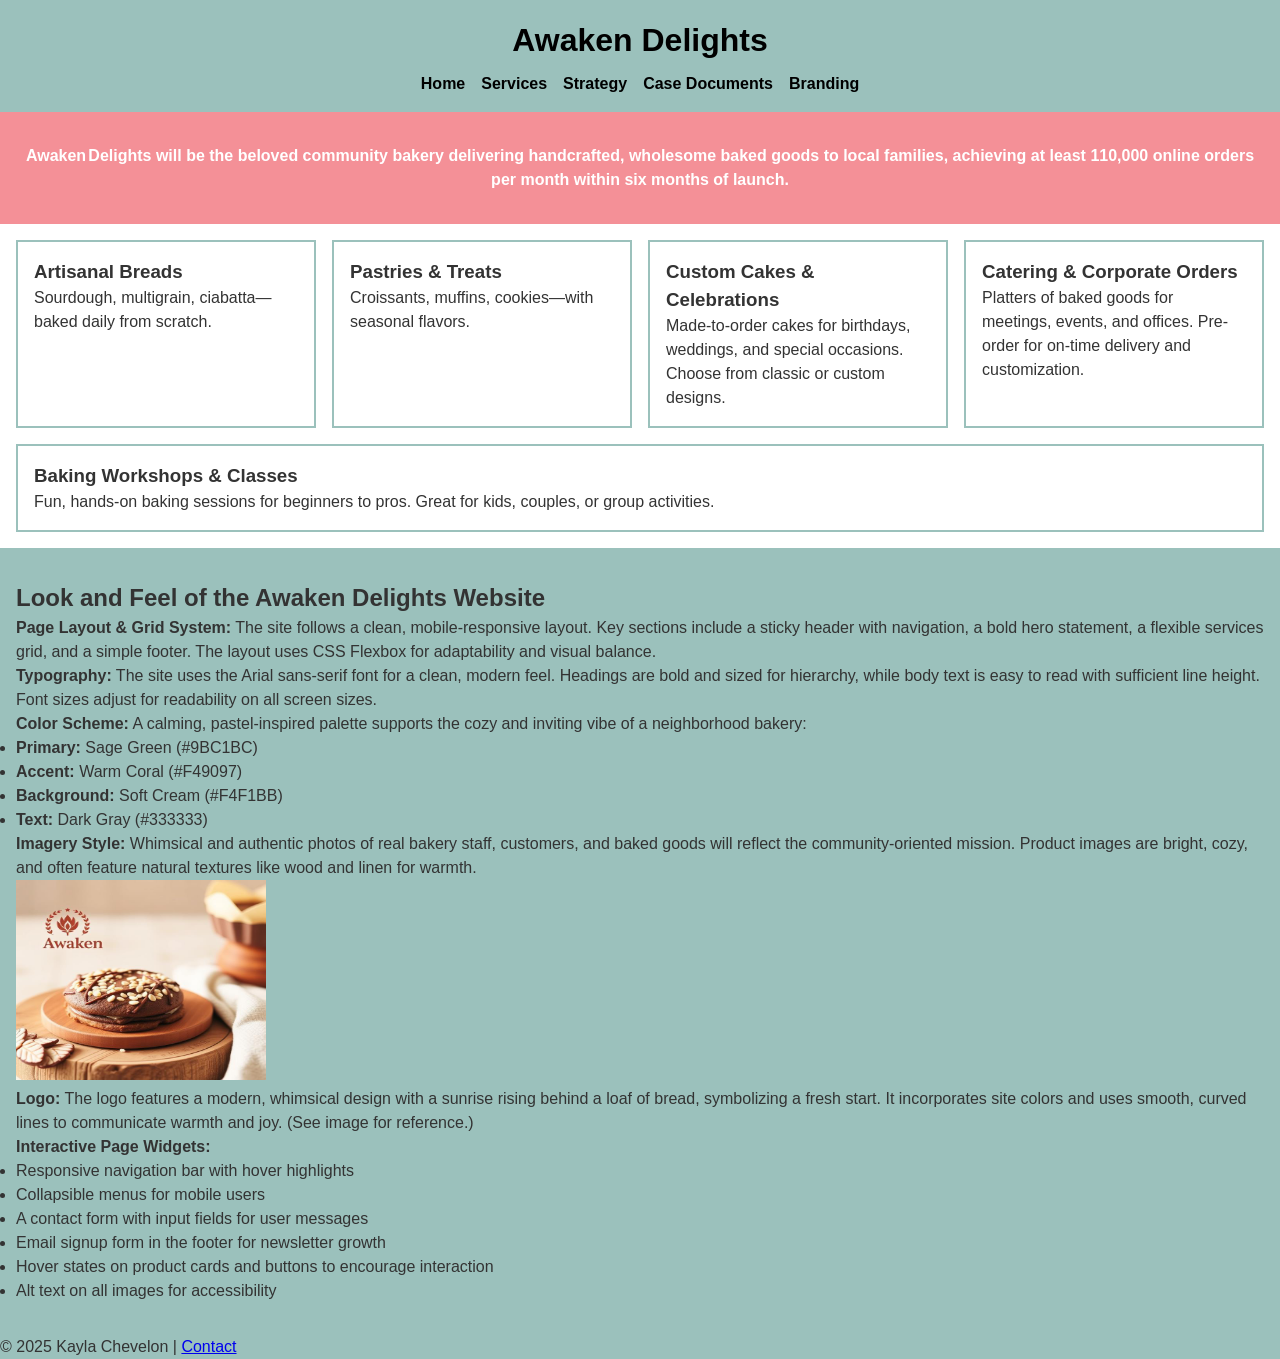
<file: index.html>
<!DOCTYPE html>
<html lang="en-US">
<head>
  <meta charset="utf-8">
  <meta name="viewport" content="width=device-width, initial-scale=1">
  <title>Awaken Delights</title>
  <link rel="stylesheet" href="/bakery2.css">
</head>
<body>

  <header class="site-header">
    <h1>Awaken Delights</h1>
    <nav>
      <ul class="nav-list">
        <li><a href="index.html">Home</a></li>
        <li><a href="/AwakenDelights.html">Services</a></li>
        <li><a href="/strategy.html">Strategy</a></li>
        <li><a href="/lab3.html">Case Documents</a></li>
        <li><a href="/branding.html">Branding</a></li>
        
      </ul>
    </nav>
  </header>

  <!-- Hero / Mission Statement -->
  <section class="hero">
    <h4>Awaken Delights will be the beloved community bakery delivering handcrafted, wholesome baked goods to local families, achieving at least 110,000 online orders per month within six months of launch.</h4>
  </section>

  <main>
    <section class="services">
      <article>
        <h3>Artisanal Breads</h3>
        <p>Sourdough, multigrain, ciabatta—baked daily from scratch.</p>
      </article>
      <article>
        <h3>Pastries & Treats</h3>
        <p>Croissants, muffins, cookies—with seasonal flavors.</p>
      </article>
      <article>
        <h3>Custom Cakes & Celebrations</h3>
        <p>Made-to-order cakes for birthdays, weddings, and special occasions. Choose from classic or custom designs.</p>
      </article>
      <article>
        <h3>Catering & Corporate Orders</h3>
        <p>Platters of baked goods for meetings, events, and offices. Pre-order for on-time delivery and customization.</p>
      </article>
      <article>
        <h3>Baking Workshops & Classes</h3>
        <p>Fun, hands-on baking sessions for beginners to pros. Great for kids, couples, or group activities.</p>
      </article>
    </section>
  </main>

  <footer class="site-footer">
    <section class="look-feel" style="padding: 2em 1em;">
      <h2>Look and Feel of the Awaken Delights Website</h2>
      <p><strong>Page Layout & Grid System:</strong> The site follows a clean, mobile-responsive layout. Key sections include a sticky header with navigation, a bold hero statement, a flexible services grid, and a simple footer. The layout uses CSS Flexbox for adaptability and visual balance.</p>

      <p><strong>Typography:</strong> The site uses the Arial sans-serif font for a clean, modern feel. Headings are bold and sized for hierarchy, while body text is easy to read with sufficient line height. Font sizes adjust for readability on all screen sizes.</p>

      <p><strong>Color Scheme:</strong> A calming, pastel-inspired palette supports the cozy and inviting vibe of a neighborhood bakery:</p>
      <ul>
        <li><strong>Primary:</strong> Sage Green (#9BC1BC)</li>
        <li><strong>Accent:</strong> Warm Coral (#F49097)</li>
        <li><strong>Background:</strong> Soft Cream (#F4F1BB)</li>
        <li><strong>Text:</strong> Dark Gray (#333333)</li>
      </ul>

      <p><strong>Imagery Style:</strong> Whimsical and authentic photos of real bakery staff, customers, and baked goods will reflect the community-oriented mission. Product images are bright, cozy, and often feature natural textures like wood and linen for warmth.</p>
      <img src="/logo/16d9d993-ee5e-47dd-a3b4-2b193a563372.jpg" alt="Bakery Logo" height="200" width="250">
      <p><strong>Logo:</strong> The logo features a modern, whimsical design with a sunrise rising behind a loaf of bread, symbolizing a fresh start. It incorporates site colors and uses smooth, curved lines to communicate warmth and joy. (See image for reference.)</p>

      <p><strong>Interactive Page Widgets:</strong> 
        <ul>
          <li>Responsive navigation bar with hover highlights</li>
          <li>Collapsible menus for mobile users</li>
          <li>A contact form with input fields for user messages</li>
          <li>Email signup form in the footer for newsletter growth</li>
          <li>Hover states on product cards and buttons to encourage interaction</li>
          <li>Alt text on all images for accessibility</li>
        </ul>
    </section>
    

    <p>&copy; 2025 Kayla Chevelon | <a href="mailto:chevk7@mail.broward.edu">Contact</a></p>
  </footer>

</body>
</html>
</file>
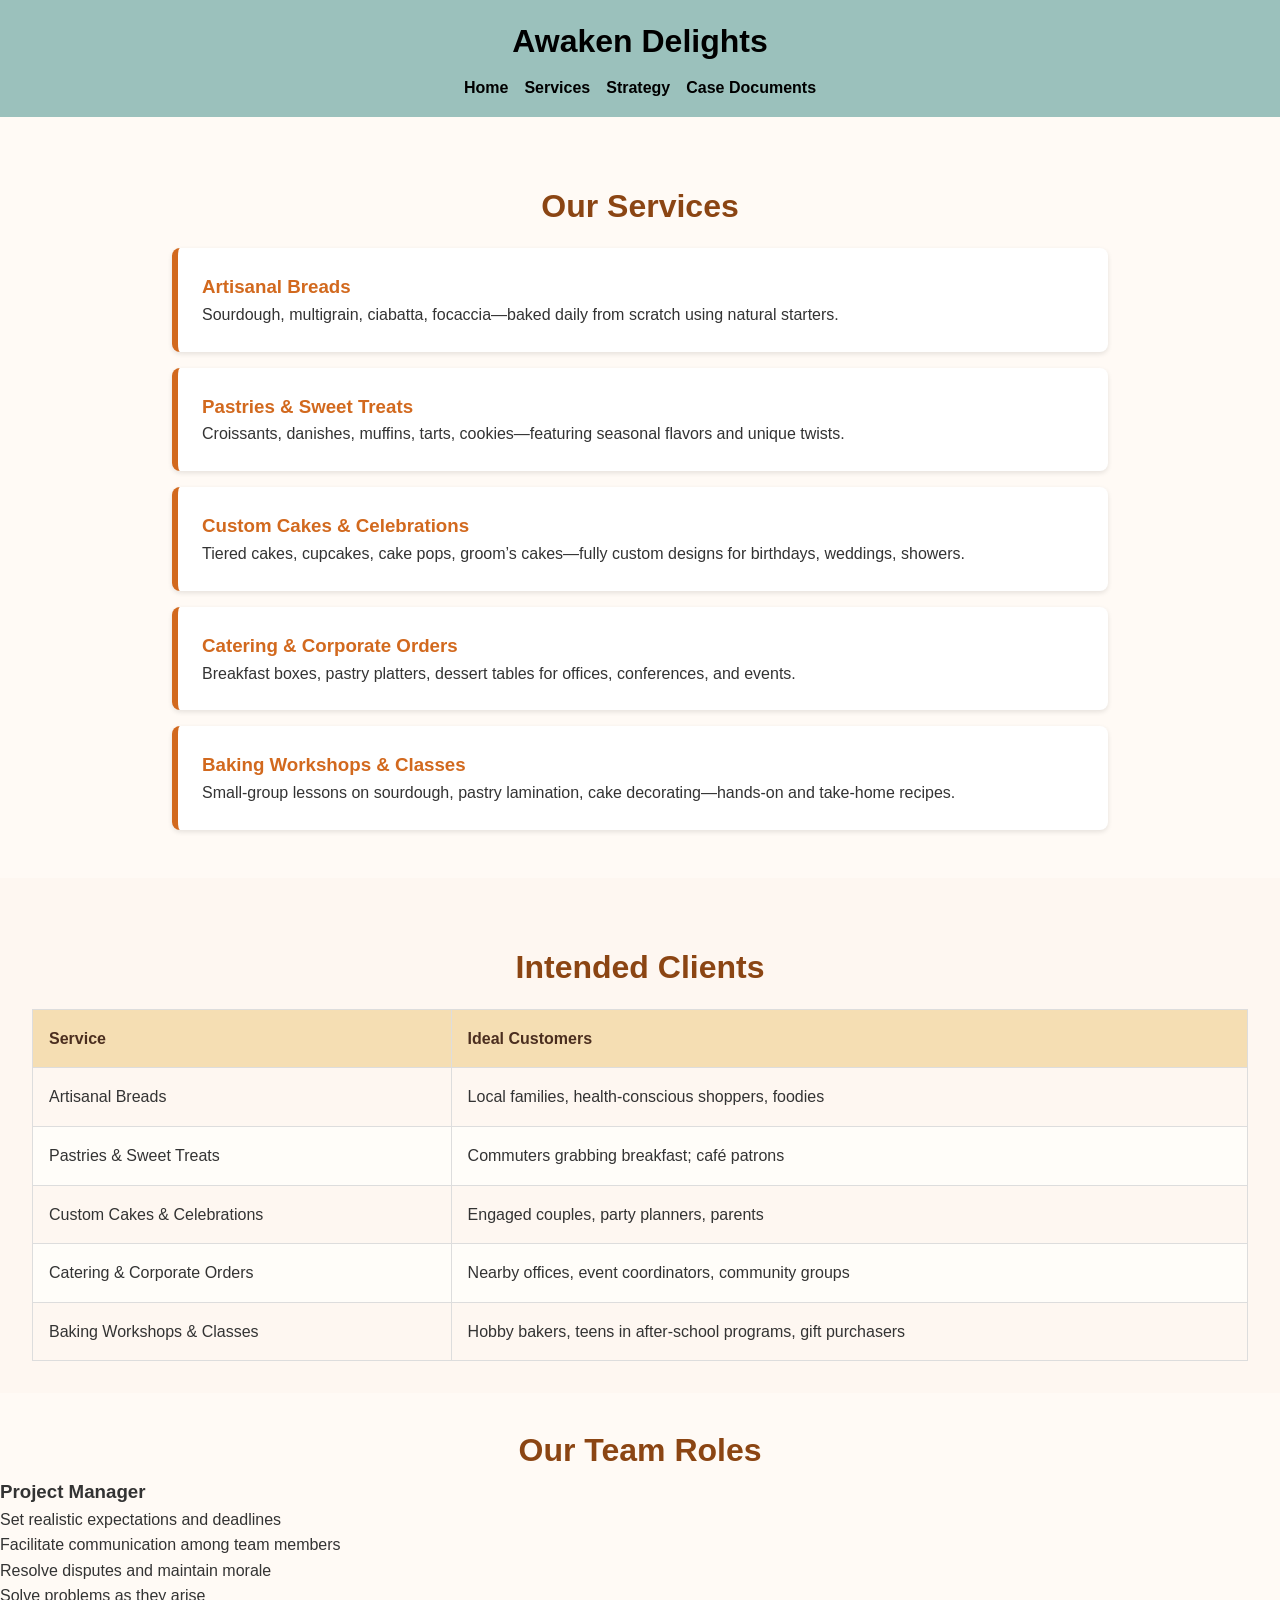
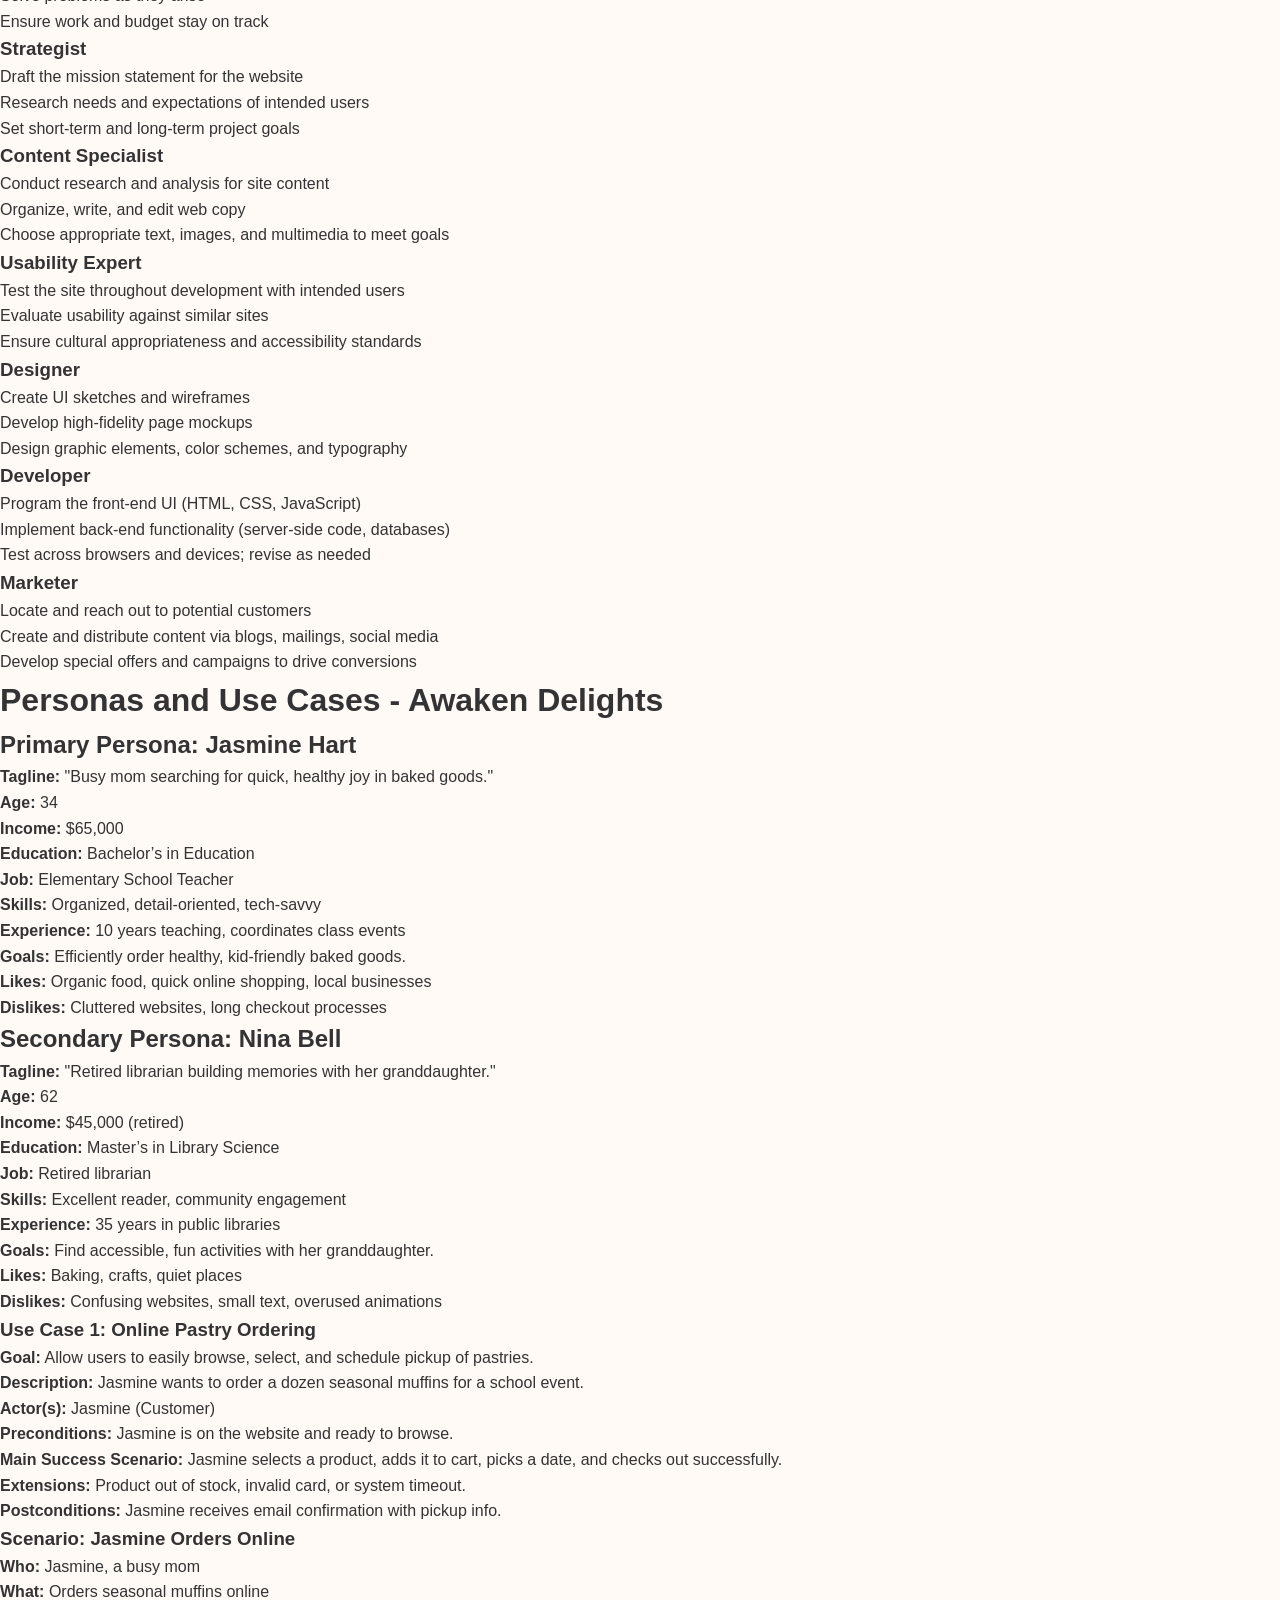
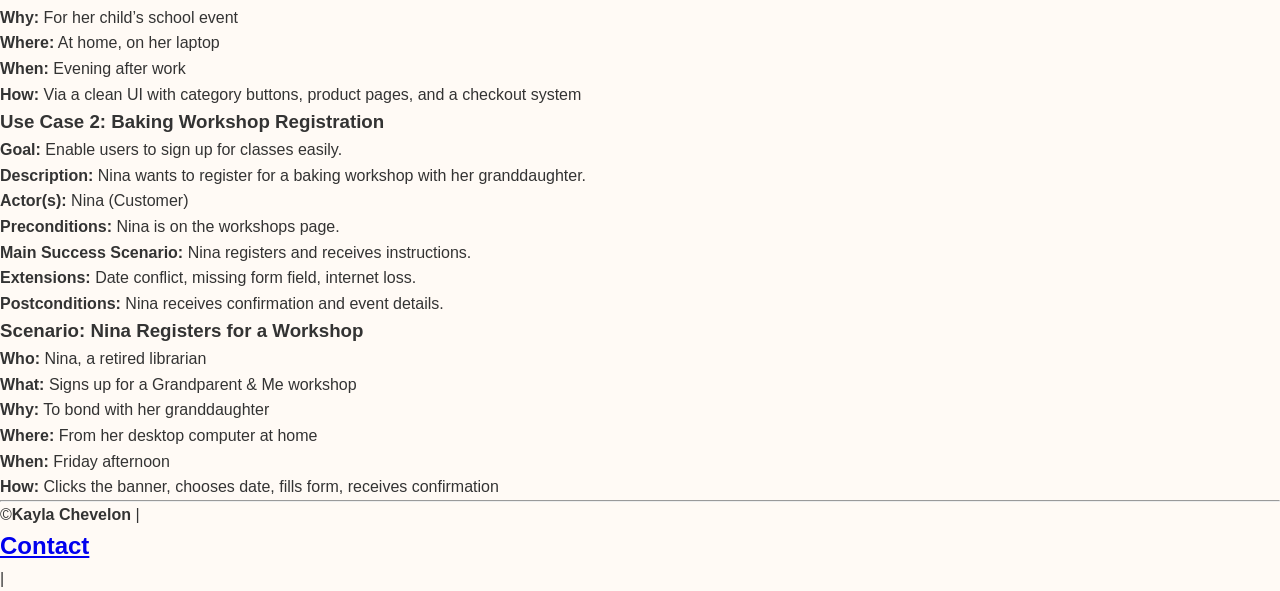
<file: AwakenDelights.html>
<!DOCTYPE html>
<html lang="en-us">
<!--[if lt IE 9]> 
    <script src="http://html5shim.googlecode.com/svn/trunk/html5.js"></script> 
<![endif]-->
<head>
    <title>Awaken Delights</title>
    <meta charset="utf-8">
    <meta name="viewport" content="width=device-width, initial-scale=1.0">
    <!--CSS Styles on page-->
    <style>
    </style>
    <link rel="stylesheet" href="/bakery2.css">
    <link rel="stylesheet" href="/bakery.css">
</head>
<body>

  <header class="site-header">
    <h1>Awaken Delights</h1>
    <nav>
      <ul class="nav-list">
        <li><a href="index.html">Home</a></li>
        <li><a href="/AwakenDelights.html">Services</a></li>
        <li><a href="/strategy.html">Strategy</a></li>
        <li><a href="/lab3.html">Case Documents</a></li>
      </ul>
    </nav>
  </header>
    <main>
        <section id="services">
            <h2>Our Services</h2>
          
            <article>
              <h3>Artisanal Breads</h3>
              <p>Sourdough, multigrain, ciabatta, focaccia—baked daily from scratch using natural starters.</p>
            </article>
          
            <article>
              <h3>Pastries & Sweet Treats</h3>
              <p>Croissants, danishes, muffins, tarts, cookies—featuring seasonal flavors and unique twists.</p>
            </article>
          
            <article>
              <h3>Custom Cakes & Celebrations</h3>
              <p>Tiered cakes, cupcakes, cake pops, groom’s cakes—fully custom designs for birthdays, weddings, showers.</p>
            </article>
          
            <article>
              <h3>Catering & Corporate Orders</h3>
              <p>Breakfast boxes, pastry platters, dessert tables for offices, conferences, and events.</p>
            </article>
          
            <article>
              <h3>Baking Workshops & Classes</h3>
              <p>Small-group lessons on sourdough, pastry lamination, cake decorating—hands-on and take-home recipes.</p>
            </article>
          </section>
          
          <section id="clients">
            <h2>Intended Clients</h2>
            <table>
              <thead>
                <tr>
                  <th>Service</th>
                  <th>Ideal Customers</th>
                </tr>
              </thead>
              <tbody>
                <tr>
                  <td>Artisanal Breads</td>
                  <td>Local families, health-conscious shoppers, foodies</td>
                </tr>
                <tr>
                  <td>Pastries & Sweet Treats</td>
                  <td>Commuters grabbing breakfast; café patrons</td>
                </tr>
                <tr>
                  <td>Custom Cakes & Celebrations</td>
                  <td>Engaged couples, party planners, parents</td>
                </tr>
                <tr>
                  <td>Catering & Corporate Orders</td>
                  <td>Nearby offices, event coordinators, community groups</td>
                </tr>
                <tr>
                  <td>Baking Workshops & Classes</td>
                  <td>Hobby bakers, teens in after-school programs, gift purchasers</td>
                </tr>
              </tbody>
            </table>
          </section>
          <section id="team-roles">
            <h2>Our Team Roles</h2>

            <article>
                <h3>Project Manager</h3>
                <ul>
                    <li>Set realistic expectations and deadlines</li>
                    <li>Facilitate communication among team members</li>
                    <li>Resolve disputes and maintain morale</li>
                    <li>Solve problems as they arise</li>
                    <li>Ensure work and budget stay on track</li>
                </ul>
            </article>

            <article>
                <h3>Strategist</h3>
                <ul>
                    <li>Draft the mission statement for the website</li>
                    <li>Research needs and expectations of intended users</li>
                    <li>Set short-term and long-term project goals</li>
                </ul>
            </article>

            <article>
                <h3>Content Specialist</h3>
                <ul>
                    <li>Conduct research and analysis for site content</li>
                    <li>Organize, write, and edit web copy</li>
                    <li>Choose appropriate text, images, and multimedia to meet goals</li>
                </ul>
            </article>

            <article>
                <h3>Usability Expert</h3>
                <ul>
                    <li>Test the site throughout development with intended users</li>
                    <li>Evaluate usability against similar sites</li>
                    <li>Ensure cultural appropriateness and accessibility standards</li>
                </ul>
            </article>

            <article>
                <h3>Designer</h3>
                <ul>
                    <li>Create UI sketches and wireframes</li>
                    <li>Develop high-fidelity page mockups</li>
                    <li>Design graphic elements, color schemes, and typography</li>
                </ul>
            </article>

            <article>
                <h3>Developer</h3>
                <ul>
                    <li>Program the front-end UI (HTML, CSS, JavaScript)</li>
                    <li>Implement back-end functionality (server-side code, databases)</li>
                    <li>Test across browsers and devices; revise as needed</li>
                </ul>
            </article>

            <article>
                <h3>Marketer</h3>
                <ul>
                    <li>Locate and reach out to potential customers</li>
                    <li>Create and distribute content via blogs, mailings, social media</li>
                    <li>Develop special offers and campaigns to drive conversions</li>
                </ul>
            </article>
            </section>
            <div class="container">
    <h1>Personas and Use Cases - Awaken Delights</h1>

    <div class="persona">
      <div class="persona-header">
        <div>
          <h2>Primary Persona: Jasmine Hart</h2>
          <p><strong>Tagline:</strong> "Busy mom searching for quick, healthy joy in baked goods."
        </div>
      </div>
      <p><strong>Age:</strong> 34<br>
         <strong>Income:</strong> $65,000<br>
         <strong>Education:</strong> Bachelor’s in Education</p>
      <p><strong>Job:</strong> Elementary School Teacher<br>
         <strong>Skills:</strong> Organized, detail-oriented, tech-savvy<br>
         <strong>Experience:</strong> 10 years teaching, coordinates class events</p>
      <p><strong>Goals:</strong> Efficiently order healthy, kid-friendly baked goods.<br>
         <strong>Likes:</strong> Organic food, quick online shopping, local businesses<br>
         <strong>Dislikes:</strong> Cluttered websites, long checkout processes</p>
    </div>

    <div class="persona">
      <div class="persona-header">
        <div>
          <h2>Secondary Persona: Nina Bell</h2>
          <p><strong>Tagline:</strong> "Retired librarian building memories with her granddaughter."
        </div>
      </div>
      <p><strong>Age:</strong> 62<br>
         <strong>Income:</strong> $45,000 (retired)<br>
         <strong>Education:</strong> Master’s in Library Science</p>
      <p><strong>Job:</strong> Retired librarian<br>
         <strong>Skills:</strong> Excellent reader, community engagement<br>
         <strong>Experience:</strong> 35 years in public libraries</p>
      <p><strong>Goals:</strong> Find accessible, fun activities with her granddaughter.<br>
         <strong>Likes:</strong> Baking, crafts, quiet places<br>
         <strong>Dislikes:</strong> Confusing websites, small text, overused animations</p>
    </div>

    <div class="use-case">
      <h3>Use Case 1: Online Pastry Ordering</h3>
      <p><strong>Goal:</strong> Allow users to easily browse, select, and schedule pickup of pastries.</p>
      <p><strong>Description:</strong> Jasmine wants to order a dozen seasonal muffins for a school event.</p>
      <p><strong>Actor(s):</strong> Jasmine (Customer)</p>
      <p><strong>Preconditions:</strong> Jasmine is on the website and ready to browse.</p>
      <p><strong>Main Success Scenario:</strong> Jasmine selects a product, adds it to cart, picks a date, and checks out successfully.</p>
      <p><strong>Extensions:</strong> Product out of stock, invalid card, or system timeout.</p>
      <p><strong>Postconditions:</strong> Jasmine receives email confirmation with pickup info.</p>
    </div>

    <div class="scenario">
      <h3>Scenario: Jasmine Orders Online</h3>
      <p><strong>Who:</strong> Jasmine, a busy mom</p>
      <p><strong>What:</strong> Orders seasonal muffins online</p>
      <p><strong>Why:</strong> For her child’s school event</p>
      <p><strong>Where:</strong> At home, on her laptop</p>
      <p><strong>When:</strong> Evening after work</p>
      <p><strong>How:</strong> Via a clean UI with category buttons, product pages, and a checkout system</p>
    </div>

    <div class="use-case">
      <h3>Use Case 2: Baking Workshop Registration</h3>
      <p><strong>Goal:</strong> Enable users to sign up for classes easily.</p>
      <p><strong>Description:</strong> Nina wants to register for a baking workshop with her granddaughter.</p>
      <p><strong>Actor(s):</strong> Nina (Customer)</p>
      <p><strong>Preconditions:</strong> Nina is on the workshops page.</p>
      <p><strong>Main Success Scenario:</strong> Nina registers and receives instructions.</p>
      <p><strong>Extensions:</strong> Date conflict, missing form field, internet loss.</p>
      <p><strong>Postconditions:</strong> Nina receives confirmation and event details.</p>
    </div>

    <div class="scenario">
      <h3>Scenario: Nina Registers for a Workshop</h3>
      <p><strong>Who:</strong> Nina, a retired librarian</p>
      <p><strong>What:</strong> Signs up for a Grandparent & Me workshop</p>
      <p><strong>Why:</strong> To bond with her granddaughter</p>
      <p><strong>Where:</strong> From her desktop computer at home</p>
      <p><strong>When:</strong> Friday afternoon</p>
      <p><strong>How:</strong> Clicks the banner, chooses date, fills form, receives confirmation</p>
    </div>
  </div>
    </main>
<footer>
        <hr>
        <!--Contact Information-->
        &copy;<strong>Kayla Chevelon</strong> | 
        <a href="mailto:chevk7@mail.broward.edu"><h2>Contact</h2></a> | 
</footer>
</html>
</file>
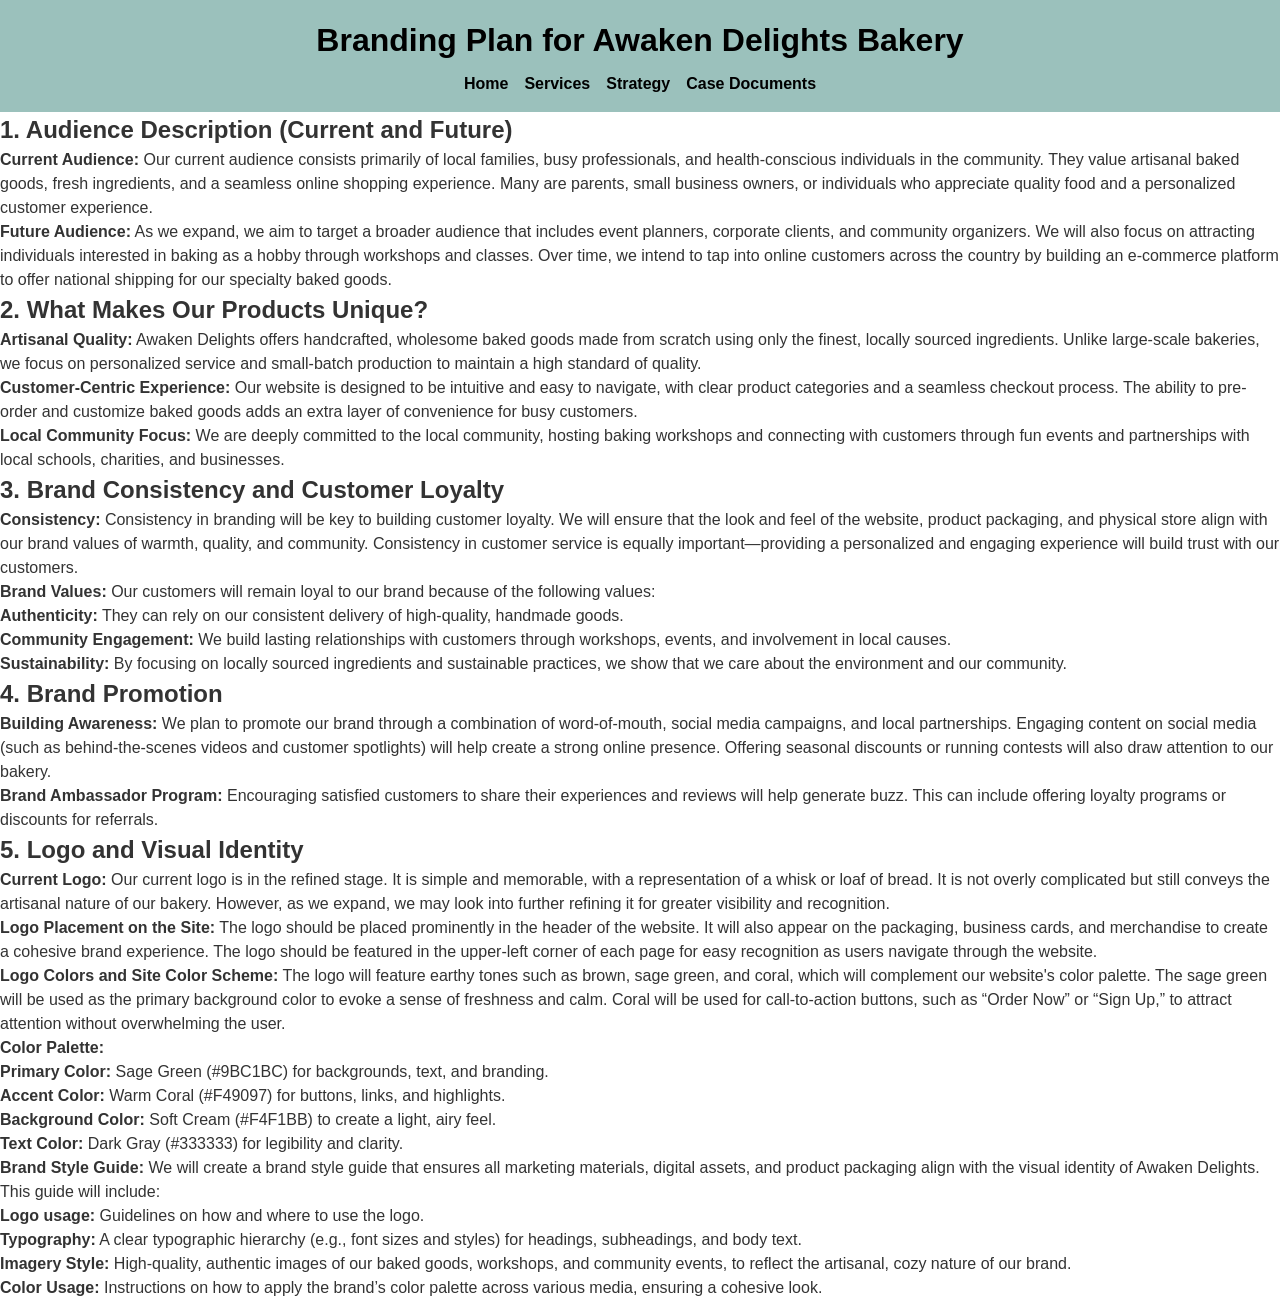
<file: branding.html>
<!DOCTYPE html>
<html lang="en">
<head>
    <meta charset="UTF-8">
    <meta name="viewport" content="width=device-width, initial-scale=1.0">
    <title>Awaken Delights - Branding Plan</title>
    <link rel="stylesheet" href="/bakery2.css">
</head>

  <header class="site-header">
    <h1>Branding Plan for Awaken Delights Bakery</h1>
    <nav>
      <ul class="nav-list">
        <li><a href="/index.html">Home</a></li>
        <li><a href="/AwakenDelights.html">Services</a></li>
        <li><a href="/strategy.html">Strategy</a></li>
        <li><a href="/lab3.html">Case Documents</a></li>
      </ul>
    </nav>
  </header>
    <section>
        <h2>1. Audience Description (Current and Future)</h2>
        <p><strong>Current Audience:</strong> Our current audience consists primarily of local families, busy professionals, and health-conscious individuals in the community. They value artisanal baked goods, fresh ingredients, and a seamless online shopping experience. Many are parents, small business owners, or individuals who appreciate quality food and a personalized customer experience.</p>
        <p><strong>Future Audience:</strong> As we expand, we aim to target a broader audience that includes event planners, corporate clients, and community organizers. We will also focus on attracting individuals interested in baking as a hobby through workshops and classes. Over time, we intend to tap into online customers across the country by building an e-commerce platform to offer national shipping for our specialty baked goods.</p>
    </section>

    <section>
        <h2>2. What Makes Our Products Unique?</h2>
        <p><strong>Artisanal Quality:</strong> Awaken Delights offers handcrafted, wholesome baked goods made from scratch using only the finest, locally sourced ingredients. Unlike large-scale bakeries, we focus on personalized service and small-batch production to maintain a high standard of quality.</p>
        <p><strong>Customer-Centric Experience:</strong> Our website is designed to be intuitive and easy to navigate, with clear product categories and a seamless checkout process. The ability to pre-order and customize baked goods adds an extra layer of convenience for busy customers.</p>
        <p><strong>Local Community Focus:</strong> We are deeply committed to the local community, hosting baking workshops and connecting with customers through fun events and partnerships with local schools, charities, and businesses.</p>
    </section>

    <section>
        <h2>3. Brand Consistency and Customer Loyalty</h2>
        <p><strong>Consistency:</strong> Consistency in branding will be key to building customer loyalty. We will ensure that the look and feel of the website, product packaging, and physical store align with our brand values of warmth, quality, and community. Consistency in customer service is equally important—providing a personalized and engaging experience will build trust with our customers.</p>
        <p><strong>Brand Values:</strong> Our customers will remain loyal to our brand because of the following values:</p>
        <ul>
            <li><strong>Authenticity:</strong> They can rely on our consistent delivery of high-quality, handmade goods.</li>
            <li><strong>Community Engagement:</strong> We build lasting relationships with customers through workshops, events, and involvement in local causes.</li>
            <li><strong>Sustainability:</strong> By focusing on locally sourced ingredients and sustainable practices, we show that we care about the environment and our community.</li>
        </ul>
    </section>

    <section>
        <h2>4. Brand Promotion</h2>
        <p><strong>Building Awareness:</strong> We plan to promote our brand through a combination of word-of-mouth, social media campaigns, and local partnerships. Engaging content on social media (such as behind-the-scenes videos and customer spotlights) will help create a strong online presence. Offering seasonal discounts or running contests will also draw attention to our bakery.</p>
        <p><strong>Brand Ambassador Program:</strong> Encouraging satisfied customers to share their experiences and reviews will help generate buzz. This can include offering loyalty programs or discounts for referrals.</p>
    </section>

    <section>
        <h2>5. Logo and Visual Identity</h2>
        <p><strong>Current Logo:</strong> Our current logo is in the refined stage. It is simple and memorable, with a representation of a whisk or loaf of bread. It is not overly complicated but still conveys the artisanal nature of our bakery. However, as we expand, we may look into further refining it for greater visibility and recognition.</p>
        <p><strong>Logo Placement on the Site:</strong> The logo should be placed prominently in the header of the website. It will also appear on the packaging, business cards, and merchandise to create a cohesive brand experience. The logo should be featured in the upper-left corner of each page for easy recognition as users navigate through the website.</p>
        <p><strong>Logo Colors and Site Color Scheme:</strong> The logo will feature earthy tones such as brown, sage green, and coral, which will complement our website's color palette. The sage green will be used as the primary background color to evoke a sense of freshness and calm. Coral will be used for call-to-action buttons, such as “Order Now” or “Sign Up,” to attract attention without overwhelming the user.</p>
        <p><strong>Color Palette:</strong></p>
        <ul>
            <li><strong>Primary Color:</strong> Sage Green (#9BC1BC) for backgrounds, text, and branding.</li>
            <li><strong>Accent Color:</strong> Warm Coral (#F49097) for buttons, links, and highlights.</li>
            <li><strong>Background Color:</strong> Soft Cream (#F4F1BB) to create a light, airy feel.</li>
            <li><strong>Text Color:</strong> Dark Gray (#333333) for legibility and clarity.</li>
        </ul>

        <p><strong>Brand Style Guide:</strong> We will create a brand style guide that ensures all marketing materials, digital assets, and product packaging align with the visual identity of Awaken Delights. This guide will include:</p>
        <ul>
            <li><strong>Logo usage:</strong> Guidelines on how and where to use the logo.</li>
            <li><strong>Typography:</strong> A clear typographic hierarchy (e.g., font sizes and styles) for headings, subheadings, and body text.</li>
            <li><strong>Imagery Style:</strong> High-quality, authentic images of our baked goods, workshops, and community events, to reflect the artisanal, cozy nature of our brand.</li>
            <li><strong>Color Usage:</strong> Instructions on how to apply the brand’s color palette across various media, ensuring a cohesive look.</li>
        </ul>
    </section>
</body>
</html>
</file>
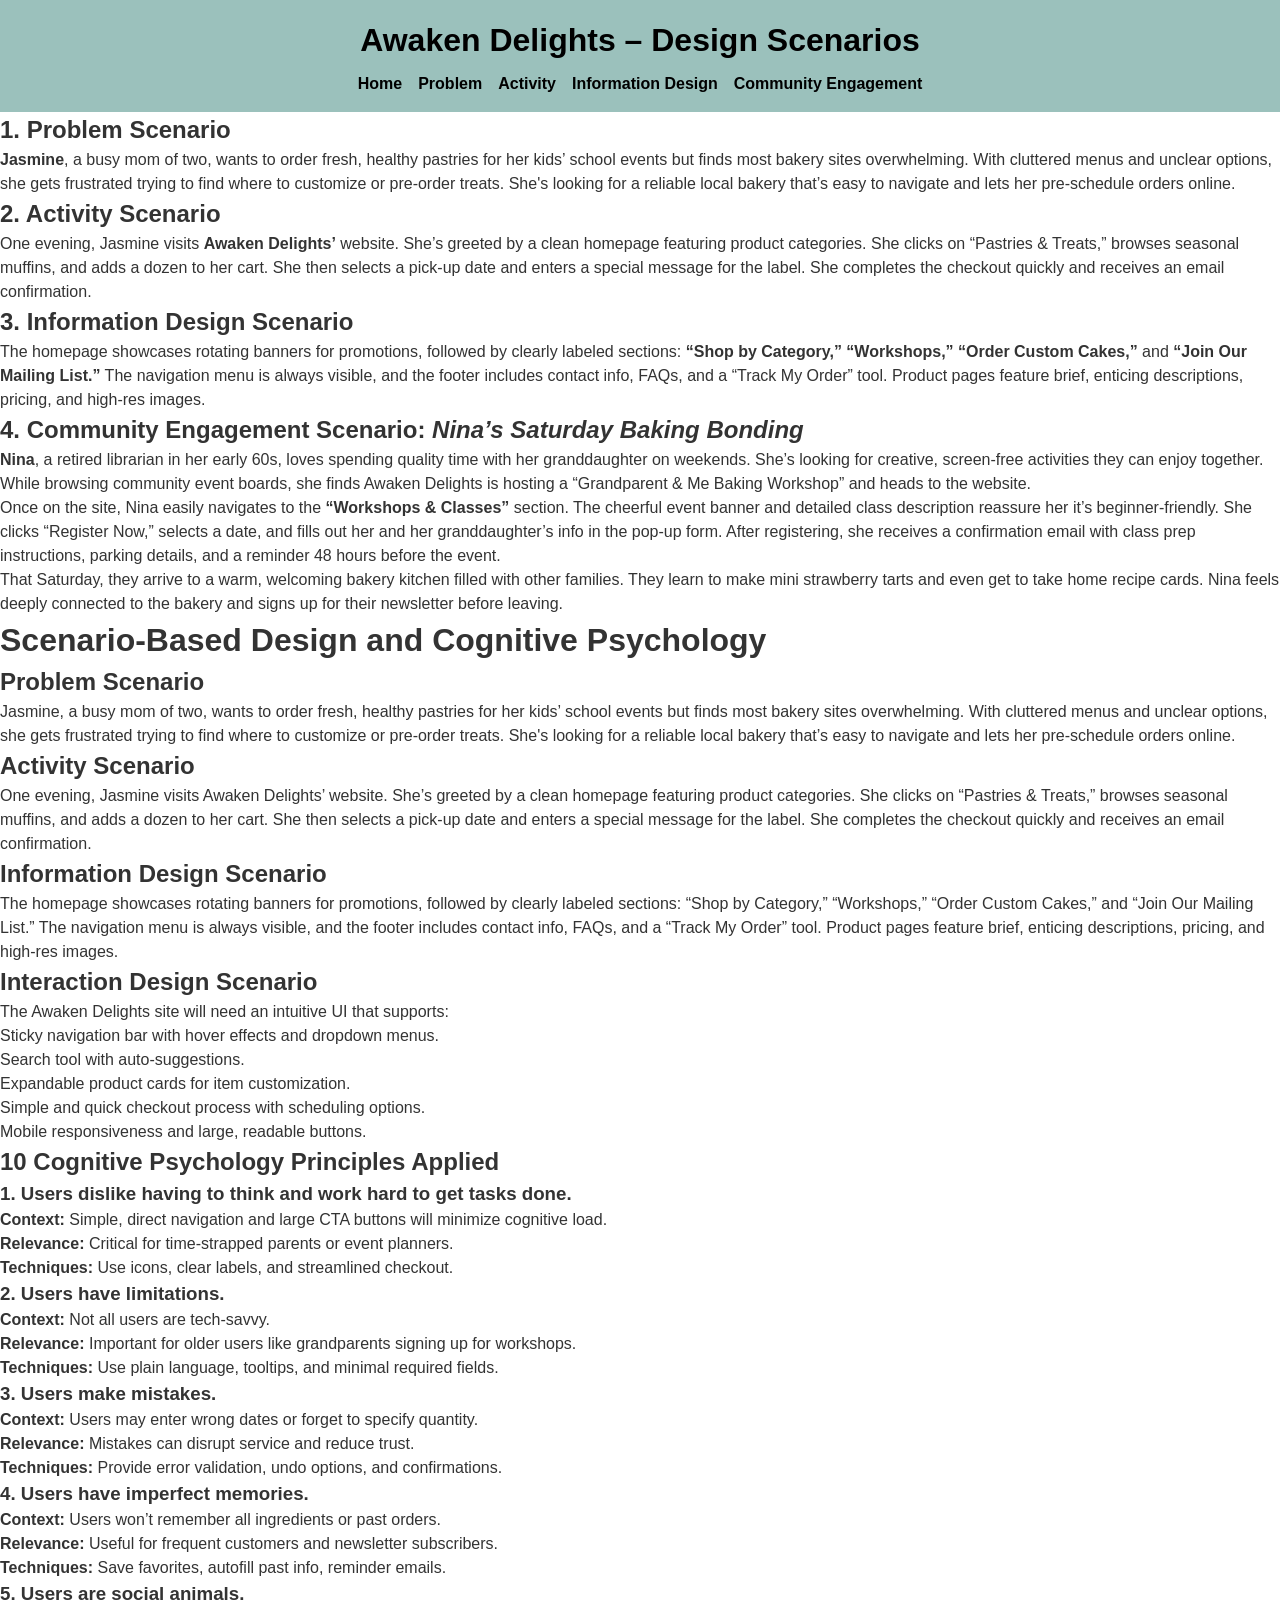
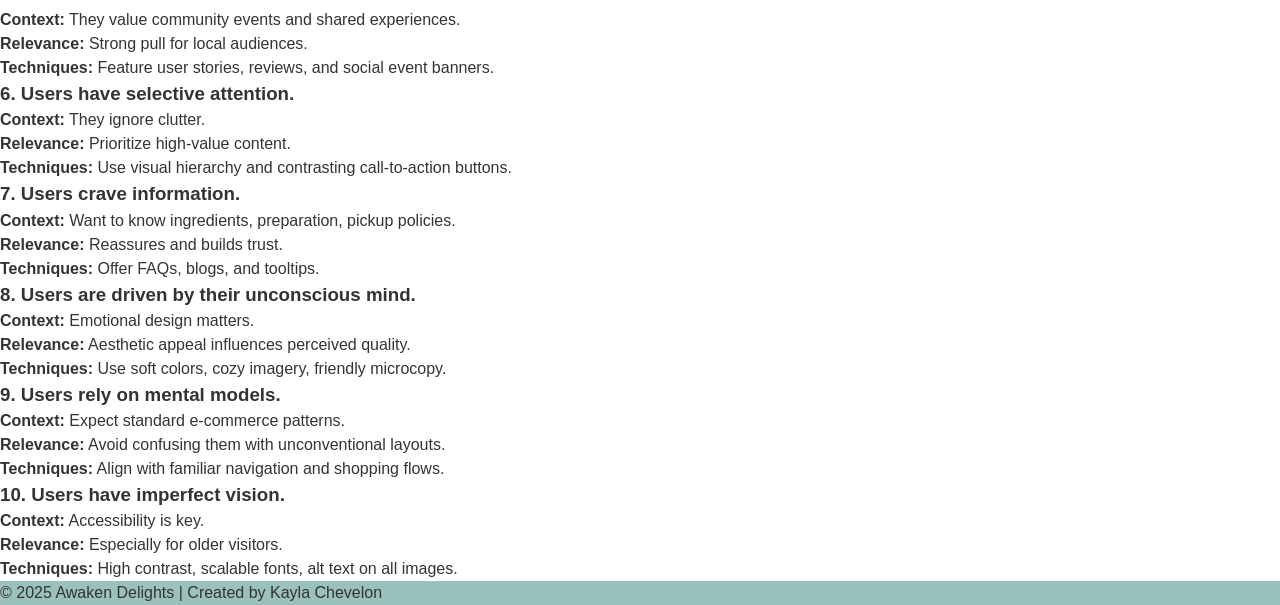
<file: lab3.html>
<!DOCTYPE html>
<html lang="en-US">
<head>
  <meta charset="UTF-8" />
  <meta name="viewport" content="width=device-width, initial-scale=1" />
  <title>Awaken Delights – Scenarios</title>
  <link rel="stylesheet" href="bakery2.css">
</head>
<body>

  <header class="site-header">
    <h1>Awaken Delights – Design Scenarios</h1>
    <nav>
      <ul class="nav-list">
        <li><a href="index.html">Home</a></li>
        <li><a href="#problem">Problem</a></li>
        <li><a href="#activity">Activity</a></li>
        <li><a href="#information">Information Design</a></li>
        <li><a href="#community">Community Engagement</a></li>
      </ul>
    </nav>
  </header>

  <main class="scenario-page">
    
    <!-- Problem Scenario -->
    <section id="problem" class="scenario">
      <h2>1. Problem Scenario</h2>
      <p><strong>Jasmine</strong>, a busy mom of two, wants to order fresh, healthy pastries for her kids’ school events but finds most bakery sites overwhelming. With cluttered menus and unclear options, she gets frustrated trying to find where to customize or pre-order treats. She's looking for a reliable local bakery that’s easy to navigate and lets her pre-schedule orders online.</p>
    </section>

    <!-- Activity Scenario -->
    <section id="activity" class="scenario">
      <h2>2. Activity Scenario</h2>
      <p>One evening, Jasmine visits <strong>Awaken Delights’</strong> website. She’s greeted by a clean homepage featuring product categories. She clicks on “Pastries & Treats,” browses seasonal muffins, and adds a dozen to her cart. She then selects a pick-up date and enters a special message for the label. She completes the checkout quickly and receives an email confirmation.</p>
    </section>

    <!-- Information Design Scenario -->
    <section id="information" class="scenario">
      <h2>3. Information Design Scenario</h2>
      <p>The homepage showcases rotating banners for promotions, followed by clearly labeled sections: <strong>“Shop by Category,” “Workshops,” “Order Custom Cakes,”</strong> and <strong>“Join Our Mailing List.”</strong> The navigation menu is always visible, and the footer includes contact info, FAQs, and a “Track My Order” tool. Product pages feature brief, enticing descriptions, pricing, and high-res images.</p>
    </section>

    <!-- Community Engagement (Interaction Design Scenario) -->
    <section id="community" class="scenario">
      <h2>4. Community Engagement Scenario: <em>Nina’s Saturday Baking Bonding</em></h2>
      <p><strong>Nina</strong>, a retired librarian in her early 60s, loves spending quality time with her granddaughter on weekends. She’s looking for creative, screen-free activities they can enjoy together. While browsing community event boards, she finds Awaken Delights is hosting a “Grandparent & Me Baking Workshop” and heads to the website.</p>

      <p>Once on the site, Nina easily navigates to the <strong>“Workshops & Classes”</strong> section. The cheerful event banner and detailed class description reassure her it’s beginner-friendly. She clicks “Register Now,” selects a date, and fills out her and her granddaughter’s info in the pop-up form. After registering, she receives a confirmation email with class prep instructions, parking details, and a reminder 48 hours before the event.</p>

      <p>That Saturday, they arrive to a warm, welcoming bakery kitchen filled with other families. They learn to make mini strawberry tarts and even get to take home recipe cards. Nina feels deeply connected to the bakery and signs up for their newsletter before leaving.</p>
    </section>
    <h1>Scenario-Based Design and Cognitive Psychology</h1>

    <section>
      <h2>Problem Scenario</h2>
      <p>Jasmine, a busy mom of two, wants to order fresh, healthy pastries for her kids’ school events but finds most bakery sites overwhelming. With cluttered menus and unclear options, she gets frustrated trying to find where to customize or pre-order treats. She's looking for a reliable local bakery that’s easy to navigate and lets her pre-schedule orders online.</p>
    </section>
  
    <section>
      <h2>Activity Scenario</h2>
      <p>One evening, Jasmine visits Awaken Delights’ website. She’s greeted by a clean homepage featuring product categories. She clicks on “Pastries & Treats,” browses seasonal muffins, and adds a dozen to her cart. She then selects a pick-up date and enters a special message for the label. She completes the checkout quickly and receives an email confirmation.</p>
    </section>
  
    <section>
      <h2>Information Design Scenario</h2>
      <p>The homepage showcases rotating banners for promotions, followed by clearly labeled sections: “Shop by Category,” “Workshops,” “Order Custom Cakes,” and “Join Our Mailing List.” The navigation menu is always visible, and the footer includes contact info, FAQs, and a “Track My Order” tool. Product pages feature brief, enticing descriptions, pricing, and high-res images.</p>
    </section>
  
    <section>
      <h2>Interaction Design Scenario</h2>
      <p>The Awaken Delights site will need an intuitive UI that supports:</p>
      <ul>
        <li>Sticky navigation bar with hover effects and dropdown menus.</li>
        <li>Search tool with auto-suggestions.</li>
        <li>Expandable product cards for item customization.</li>
        <li>Simple and quick checkout process with scheduling options.</li>
        <li>Mobile responsiveness and large, readable buttons.</li>
      </ul>
    </section>
  
    <section>
      <h2>10 Cognitive Psychology Principles Applied</h2>
  
      <h3>1. Users dislike having to think and work hard to get tasks done.</h3>
      <p><strong>Context:</strong> Simple, direct navigation and large CTA buttons will minimize cognitive load.</p>
      <p><strong>Relevance:</strong> Critical for time-strapped parents or event planners.</p>
      <p><strong>Techniques:</strong> Use icons, clear labels, and streamlined checkout.</p>
  
      <h3>2. Users have limitations.</h3>
      <p><strong>Context:</strong> Not all users are tech-savvy.</p>
      <p><strong>Relevance:</strong> Important for older users like grandparents signing up for workshops.</p>
      <p><strong>Techniques:</strong> Use plain language, tooltips, and minimal required fields.</p>
  
      <h3>3. Users make mistakes.</h3>
      <p><strong>Context:</strong> Users may enter wrong dates or forget to specify quantity.</p>
      <p><strong>Relevance:</strong> Mistakes can disrupt service and reduce trust.</p>
      <p><strong>Techniques:</strong> Provide error validation, undo options, and confirmations.</p>
  
      <h3>4. Users have imperfect memories.</h3>
      <p><strong>Context:</strong> Users won’t remember all ingredients or past orders.</p>
      <p><strong>Relevance:</strong> Useful for frequent customers and newsletter subscribers.</p>
      <p><strong>Techniques:</strong> Save favorites, autofill past info, reminder emails.</p>
  
      <h3>5. Users are social animals.</h3>
      <p><strong>Context:</strong> They value community events and shared experiences.</p>
      <p><strong>Relevance:</strong> Strong pull for local audiences.</p>
      <p><strong>Techniques:</strong> Feature user stories, reviews, and social event banners.</p>
  
      <h3>6. Users have selective attention.</h3>
      <p><strong>Context:</strong> They ignore clutter.</p>
      <p><strong>Relevance:</strong> Prioritize high-value content.</p>
      <p><strong>Techniques:</strong> Use visual hierarchy and contrasting call-to-action buttons.</p>
  
      <h3>7. Users crave information.</h3>
      <p><strong>Context:</strong> Want to know ingredients, preparation, pickup policies.</p>
      <p><strong>Relevance:</strong> Reassures and builds trust.</p>
      <p><strong>Techniques:</strong> Offer FAQs, blogs, and tooltips.</p>
  
      <h3>8. Users are driven by their unconscious mind.</h3>
      <p><strong>Context:</strong> Emotional design matters.</p>
      <p><strong>Relevance:</strong> Aesthetic appeal influences perceived quality.</p>
      <p><strong>Techniques:</strong> Use soft colors, cozy imagery, friendly microcopy.</p>
  
      <h3>9. Users rely on mental models.</h3>
      <p><strong>Context:</strong> Expect standard e-commerce patterns.</p>
      <p><strong>Relevance:</strong> Avoid confusing them with unconventional layouts.</p>
      <p><strong>Techniques:</strong> Align with familiar navigation and shopping flows.</p>
  
      <h3>10. Users have imperfect vision.</h3>
      <p><strong>Context:</strong> Accessibility is key.</p>
      <p><strong>Relevance:</strong> Especially for older visitors.</p>
      <p><strong>Techniques:</strong> High contrast, scalable fonts, alt text on all images.</p>
    </section>

  </main>

  <footer class="site-footer">
    <p>&copy; 2025 Awaken Delights | Created by Kayla Chevelon</p>
  </footer>

</body>
</html>
</file>
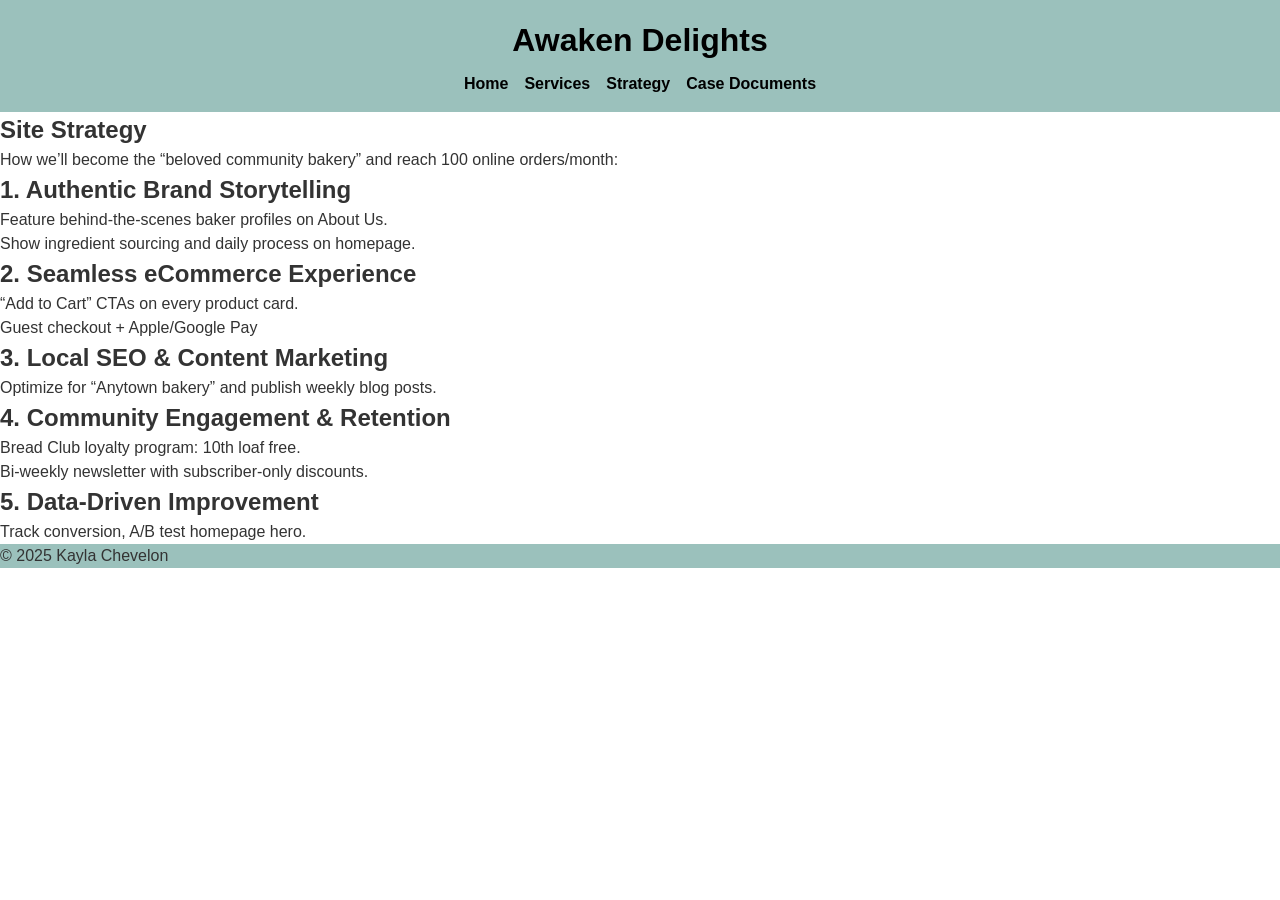
<file: strategy.html>
<!DOCTYPE html>
<html lang="en">
<head>
  <meta charset="utf-8">
  <meta name="viewport" content="width=device-width, initial-scale=1">
  <head>
  <title>Awaken Delights – Site Strategy</title>
  <link rel="stylesheet" href="/bakery2.css">
  <header class="site-header">
    <h1>Awaken Delights</h1>
    <nav>
      <ul class="nav-list">
        <li><a href="/index.html">Home</a></li>
        <li><a href="/AwakenDelights.html">Services</a></li>
        <li><a href="/strategy.html">Strategy</a></li>
        <li><a href="/lab3.html">Case Documents</a></li>
      </ul>
    </nav>
  </header>
  <style>
  </style>
  </head>
  <main class="container">
    <section id="site-strategy">
      <h1>Site Strategy</h1>
      <p>How we’ll become the “beloved community bakery” and reach 100 online orders/month:</p>
      <h2>1. Authentic Brand Storytelling</h2>
      <ul>
        <li>Feature behind‑the‑scenes baker profiles on About Us.</li>
        <li>Show ingredient sourcing and daily process on homepage.</li>
      </ul>

      <h2>2. Seamless eCommerce Experience</h2>
      <ul>
        <li>“Add to Cart” CTAs on every product card.</li>
        <li>Guest checkout + Apple/Google Pay</li>
      </ul>

      <h2>3. Local SEO & Content Marketing</h2>
      <ul>
        <li>Optimize for “Anytown bakery” and publish weekly blog posts.</li>
      </ul>

      <h2>4. Community Engagement & Retention</h2>
      <ul>
        <li>Bread Club loyalty program: 10th loaf free.</li>
        <li>Bi‑weekly newsletter with subscriber‑only discounts.</li>
      </ul>

      <h2>5. Data‑Driven Improvement</h2>
      <ul>
        <li>Track conversion, A/B test homepage hero.</li>
      </ul>
    </section>
  </main>

  <footer class="site-footer">
    <p>&copy; 2025 Kayla Chevelon</p>
  </footer>
</html>
</file>
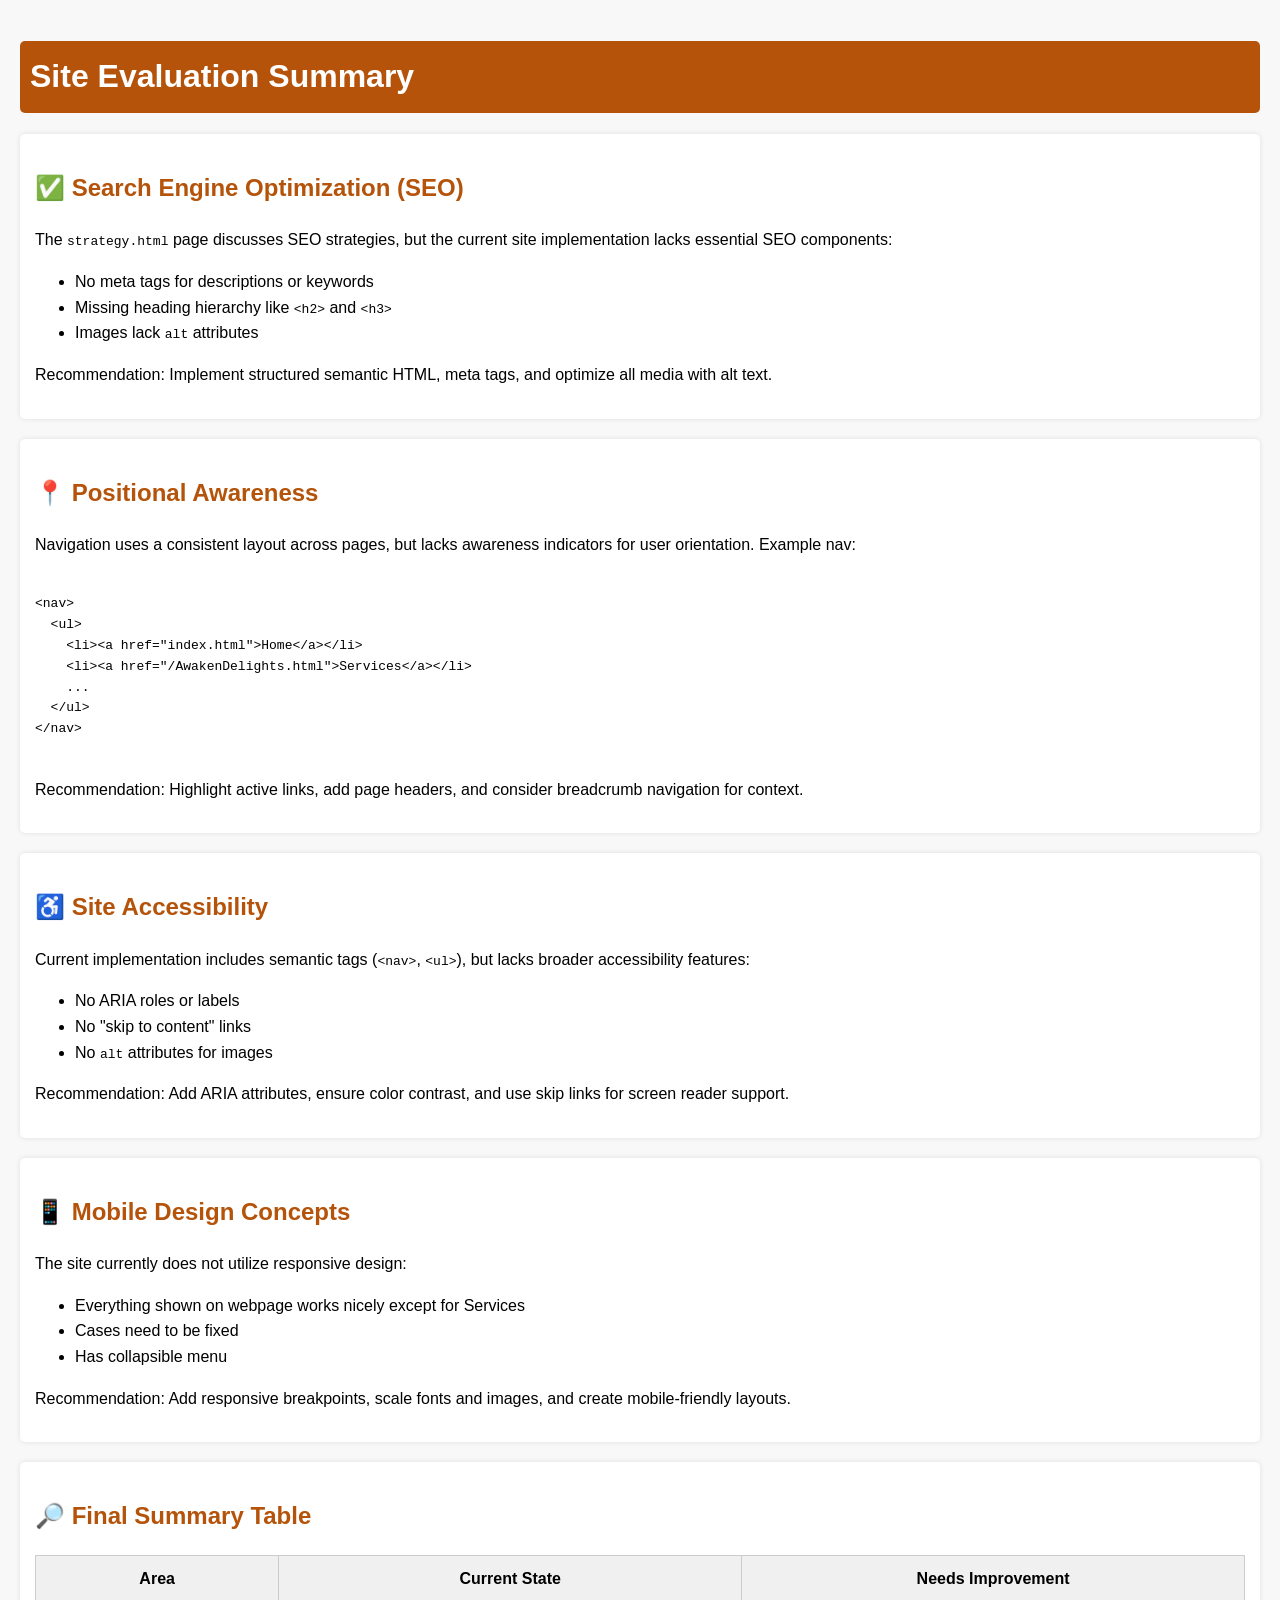
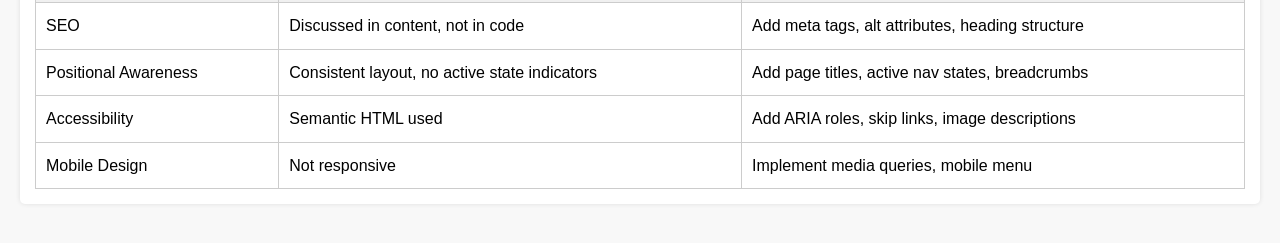
<file: Design/designconsiderations.html>
<!DOCTYPE html>
<html lang="en">
<head>
  <meta charset="UTF-8" />
  <meta name="viewport" content="width=device-width, initial-scale=1.0" />
  <title>Site Evaluation Summary</title>
  <style>
    body {
      font-family: Arial, sans-serif;
      line-height: 1.6;
      margin: 0;
      padding: 20px;
      background: #f8f8f8;
    }
    h1 {
      background: #b45309;
      color: white;
      padding: 10px;
      border-radius: 5px;
    }
    section {
      background: white;
      padding: 15px;
      margin-bottom: 20px;
      border-radius: 5px;
      box-shadow: 0 0 5px rgba(0,0,0,0.1);
    }
    h2 {
      color: #b45309;
    }
    table {
      width: 100%;
      border-collapse: collapse;
      margin-top: 10px;
    }
    th, td {
      padding: 10px;
      border: 1px solid #ccc;
    }
    th {
      background: #f0f0f0;
    }
  </style>
</head>
<body>

  <h1>Site Evaluation Summary</h1>

  <section>
    <h2>✅ Search Engine Optimization (SEO)</h2>
    <p>
      The <code>strategy.html</code> page discusses SEO strategies, but the current site implementation lacks essential SEO components:
    </p>
    <ul>
      <li>No meta tags for descriptions or keywords</li>
      <li>Missing heading hierarchy like <code>&lt;h2&gt;</code> and <code>&lt;h3&gt;</code></li>
      <li>Images lack <code>alt</code> attributes</li>
    </ul>
    <p>Recommendation: Implement structured semantic HTML, meta tags, and optimize all media with alt text.</p>
  </section>

  <section>
    <h2>📍 Positional Awareness</h2>
    <p>
      Navigation uses a consistent layout across pages, but lacks awareness indicators for user orientation. Example nav:
    </p>
    <pre><code>
&lt;nav&gt;
  &lt;ul&gt;
    &lt;li&gt;&lt;a href="index.html"&gt;Home&lt;/a&gt;&lt;/li&gt;
    &lt;li&gt;&lt;a href="/AwakenDelights.html"&gt;Services&lt;/a&gt;&lt;/li&gt;
    ...
  &lt;/ul&gt;
&lt;/nav&gt;
    </code></pre>
    <p>Recommendation: Highlight active links, add page headers, and consider breadcrumb navigation for context.</p>
  </section>

  <section>
    <h2>♿ Site Accessibility</h2>
    <p>Current implementation includes semantic tags (<code>&lt;nav&gt;</code>, <code>&lt;ul&gt;</code>), but lacks broader accessibility features:</p>
    <ul>
      <li>No ARIA roles or labels</li>
      <li>No "skip to content" links</li>
      <li>No <code>alt</code> attributes for images</li>
    </ul>
    <p>Recommendation: Add ARIA attributes, ensure color contrast, and use skip links for screen reader support.</p>
  </section>

  <section>
    <h2>📱 Mobile Design Concepts</h2>
    <p>The site currently does not utilize responsive design:</p>
    <ul>
      <li>Everything shown on webpage works nicely except for Services</li>
      <li>Cases need to be fixed</li>
      <li>Has collapsible menu</li>
    </ul>
    <p>Recommendation: Add responsive breakpoints, scale fonts and images, and create mobile-friendly layouts.</p>
  </section>

  <section>
    <h2>🔎 Final Summary Table</h2>
    <table>
      <thead>
        <tr>
          <th>Area</th>
          <th>Current State</th>
          <th>Needs Improvement</th>
        </tr>
      </thead>
      <tbody>
        <tr>
          <td>SEO</td>
          <td>Discussed in content, not in code</td>
          <td>Add meta tags, alt attributes, heading structure</td>
        </tr>
        <tr>
          <td>Positional Awareness</td>
          <td>Consistent layout, no active state indicators</td>
          <td>Add page titles, active nav states, breadcrumbs</td>
        </tr>
        <tr>
          <td>Accessibility</td>
          <td>Semantic HTML used</td>
          <td>Add ARIA roles, skip links, image descriptions</td>
        </tr>
        <tr>
          <td>Mobile Design</td>
          <td>Not responsive</td>
          <td>Implement media queries, mobile menu</td>
        </tr>
      </tbody>
    </table>
  </section>

</body>
</html>
</file>
<file: bakery2.css>
/* 1. CSS Variables for Your New Color Palette */
:root {
    /* --color-bg: #f2eea8;      soft cream */
    --color-primary: #9BC1BC; /* sage green */
    --color-accent: #F49097;  /* warm coral */
    --color-text: #333333;    /* dark gray for legibility */
  }
  /* Site Architecture */
  /* Home (index.html)
├─ Menu (menu.html)
├─ About Us (about.html)
├─ Contact (contact.html) */
  
  /* 2. Global Reset & Body */
  * {
    margin: 0;
    padding: 0;
    box-sizing: border-box;
  }
  body {
    font-family: Arial, sans-serif;
    background-color: var(--color-bg);
    color: var(--color-text);
    line-height: 1.5;
  }
  
  /* 3. Header & Nav */
  .site-header {
    background-color: var(--color-primary);
    color:black;
    padding: 1em;
    text-align: center;
  }
  .nav-list {
    list-style: none;
    display: flex;
    justify-content: center;
    gap: 1em;
    margin-top: 0.5em;
  }
  .nav-list a {
    color: black;
    text-decoration: none;
    font-weight: bold;
  }
  .nav-list a:hover {
    color: var(--color-accent);
  }
  
  /* 4. Hero Section */
  .hero {
    background-color: var(--color-accent);
    color: white;
    padding: 2em 1em;
    text-align: center;
  }
  
  /* 5. Services Grid */
  .services {
    display: flex;
    flex-wrap: wrap;
    gap: 1em;
    padding: 1em;
  }
  .services article {
    flex: 1 1 250px;
    background: white;
    border: 2px solid var(--color-primary);
    padding: 1em;
  }
  
  /* 6. Footer */
  .site-footer {
    background-color: var(--color-primary);
    color:
  }
</file>
<file: bakery.css>
/* General Styles */
body {
    font-family: 'Segoe UI', sans-serif;
    background-color: #fffaf5;
    color: #333;
    margin: 0;
    padding: 0;
    line-height: 1.6;
  }
  
  /* Section Headings */
  section h2 {
    text-align: center;
    font-size: 2rem;
    margin-top: 2rem;
    color: #8b4513; /* Rich brown for warmth */
  }
  
  /* Services Section */
  #services {
    padding: 2rem;
    max-width: 1000px;
    margin: auto;
  }
  
  #services article {
    background-color: #fff;
    border-left: 6px solid #d2691e; /* Cinnamon-like accent */
    padding: 1.5rem;
    margin: 1rem 0;
    box-shadow: 0 2px 5px rgba(0,0,0,0.1);
    border-radius: 8px;
  }
  
  #services h3 {
    margin-top: 0;
    color: #d2691e;
  }
  
  /* Clients Section */
  #clients {
    background-color: #fef7f1;
    padding: 2rem;
  }
  
  #clients table {
    width: 100%;
    border-collapse: collapse;
    margin-top: 1rem;
  }
  
  #clients th,
  #clients td {
    padding: 1rem;
    border: 1px solid #ddd;
    text-align: left;
  }
  
  #clients th {
    background-color: #f5deb3; /* Light wheat color */
    color: #4b2e1f;
  }
  
  #clients tbody tr:nth-child(even) {
    background-color: #fffdf9;
  }
  
  #clients tbody tr:hover {
    background-color: #fce8d5;
  }
  
  /* Responsive Design */
  @media (max-width: 768px) {
    #services, #clients {
      padding: 1rem;
    }
  
    #clients table, #clients thead, #clients tbody, #clients th, #clients td, #clients tr {
      display: block;
    }
  
    #clients tr {
      margin-bottom: 1rem;
    }
  
    #clients td {
      padding-left: 50%;
      position: relative;
    }
  
    #clients td::before {
      content: attr(data-label);
      position: absolute;
      left: 1rem;
      font-weight: bold;
      color: #8b4513;
    }
  
    #clients th {
      display: none;
    }
  }
</file>
